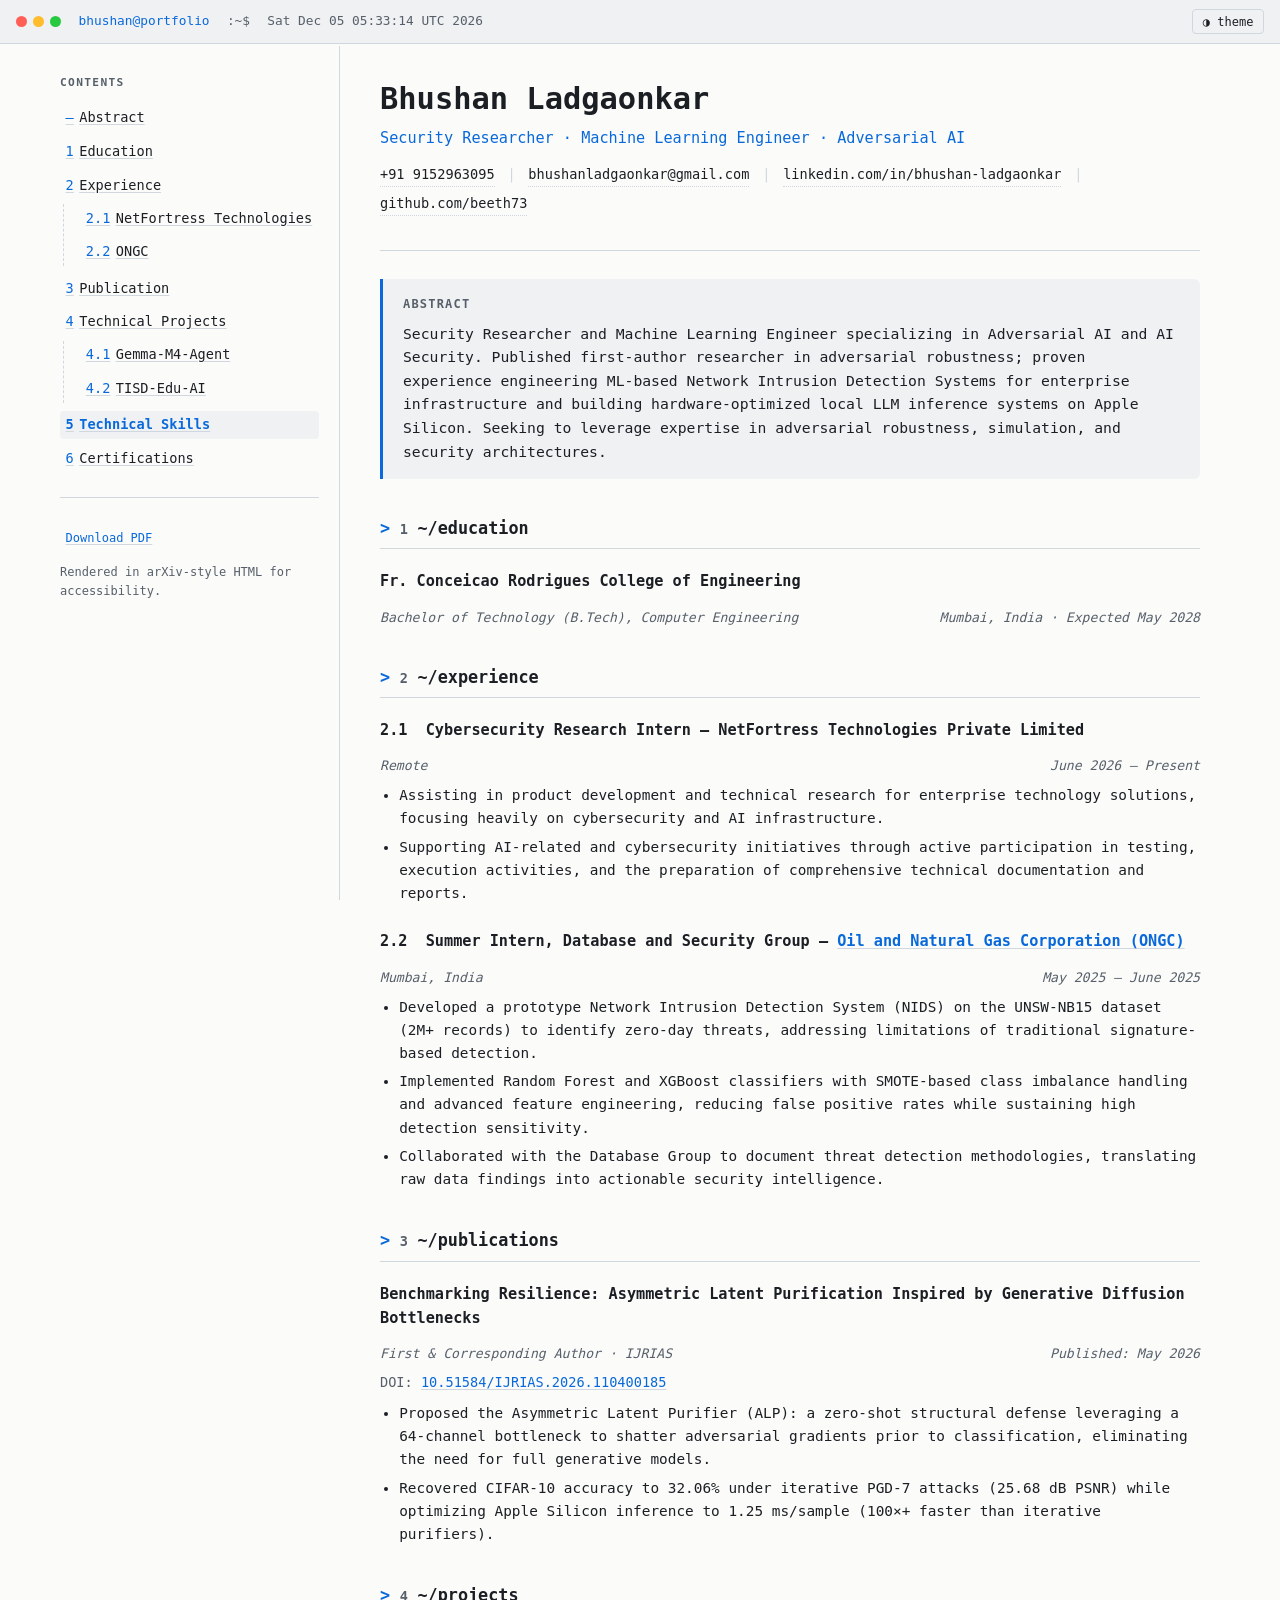
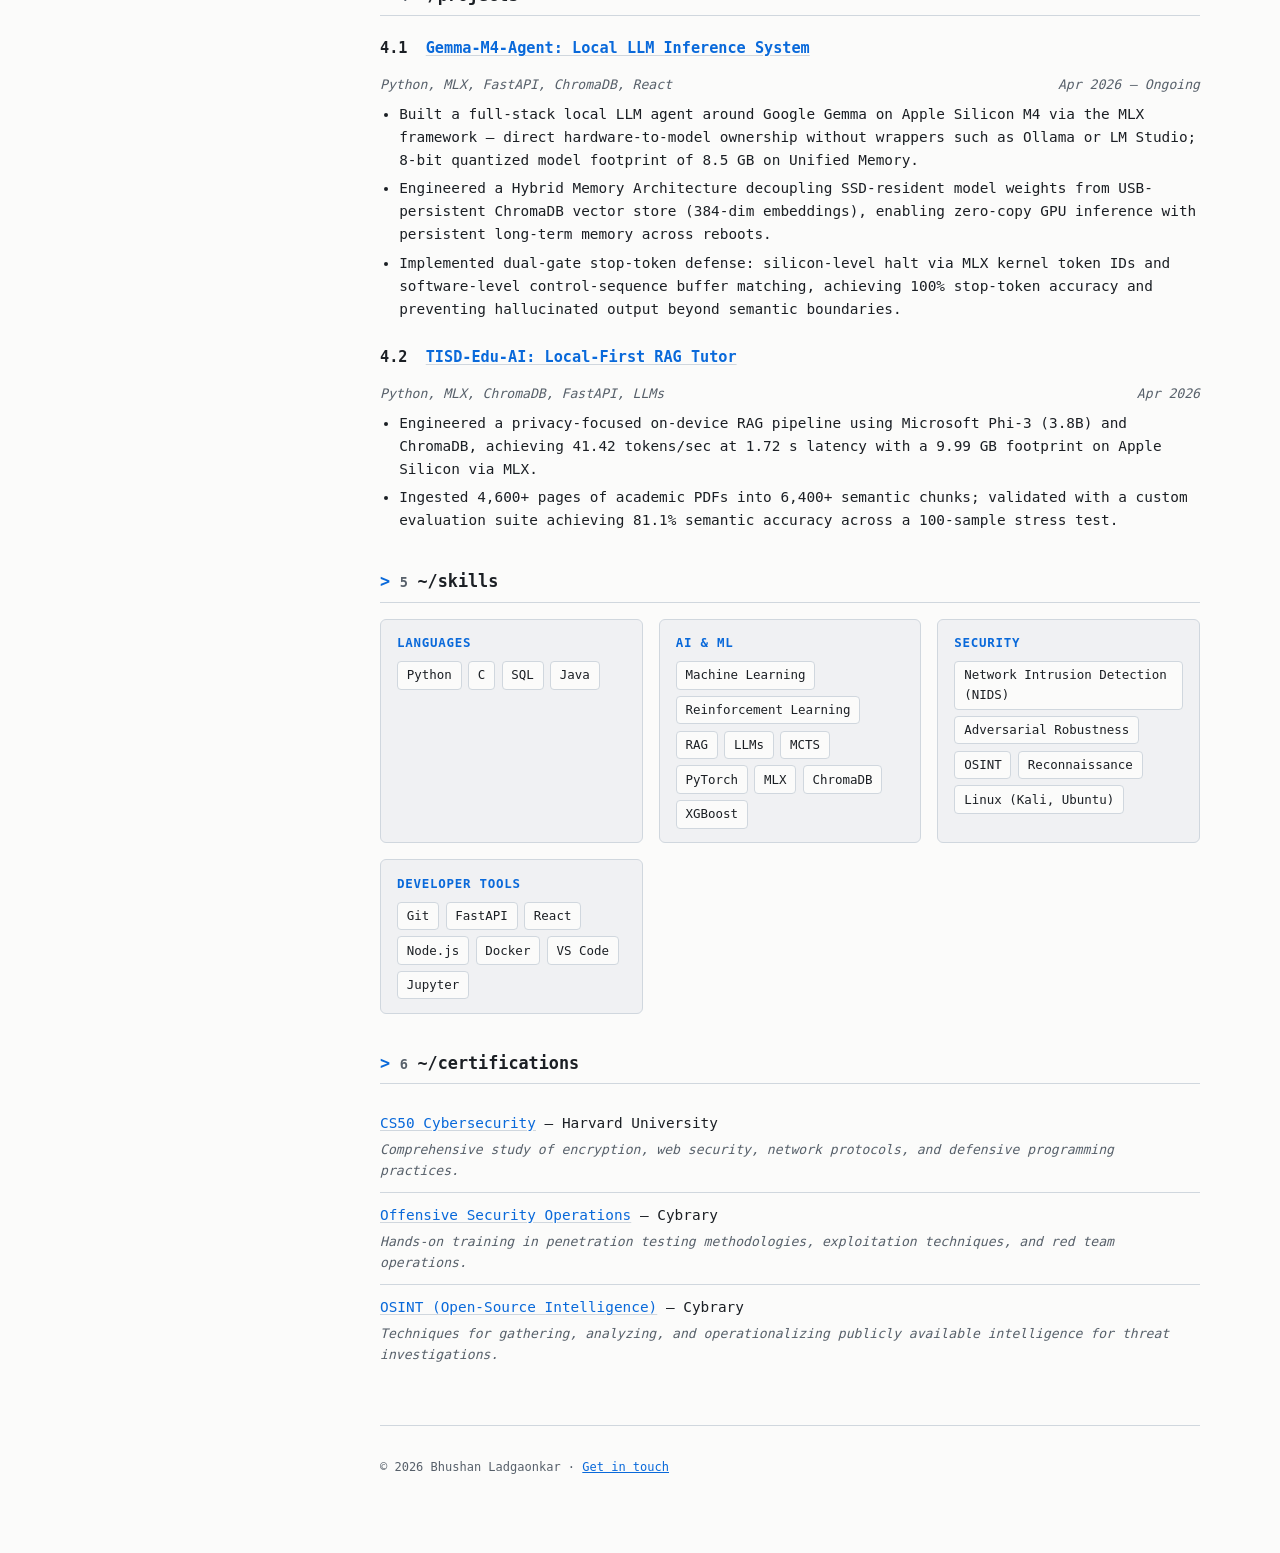
<file: resume.html>
<!DOCTYPE html>
<html lang="en">
<head>
<meta charset="UTF-8">
<meta name="viewport" content="width=device-width, initial-scale=1.0">
<title>Bhushan Ladgaonkar — Resume</title>
<meta name="description" content="Resume of Bhushan Ladgaonkar, Security Researcher and ML Engineer specializing in Adversarial AI.">

<style>
  /*
    Fully self-contained stylesheet — no external stylesheets, fonts,
    or scripts. All tokens are defined here. A [data-theme] attribute
    on <html> (set by the inline script below) switches the palette;
    prefers-color-scheme is used as the first-visit default.
  */
  :root{
    --resume-mono: ui-monospace, 'SF Mono', 'Cascadia Code', 'Consolas', 'DejaVu Sans Mono', Menlo, Monaco, monospace;
    --sidebar-w: 300px;
  }

  /* Dark palette (default) */
  html, html[data-theme="dark"]{
    --resume-bg:      #0d1117;
    --resume-surface: #161b22;
    --resume-text:    #c9d1d9;
    --resume-muted:   #8b949e;
    --resume-accent:  #58a6ff;
    --resume-border:  #30363d;
    color-scheme: dark;
  }

  /* Light palette */
  html[data-theme="light"]{
    --resume-bg:      #fbfbfa;
    --resume-surface: #f0f1f3;
    --resume-text:    #1b1f24;
    --resume-muted:   #57606a;
    --resume-accent:  #0969da;
    --resume-border:  #d0d7de;
    color-scheme: light;
  }

  *{ box-sizing: border-box; }

  html{ scroll-behavior: smooth; }

  body{
    margin: 0;
    font-family: var(--resume-mono);
    background: var(--resume-bg);
    color: var(--resume-text);
    line-height: 1.6;
  }

  /* ---------- Skip link (a11y) ---------- */
  .skip-link{
    position: absolute;
    left: -9999px;
    top: 0;
    z-index: 1000;
    background: var(--resume-accent);
    color: #04121f;
    padding: 0.75rem 1.25rem;
    font-weight: 700;
    text-decoration: none;
    border-radius: 0 0 6px 0;
  }
  .skip-link:focus{
    left: 0;
  }

  /* ---------- Top terminal bar ---------- */
  .term-titlebar{
    position: sticky;
    top: 0;
    z-index: 50;
    display: flex;
    align-items: center;
    gap: 0.6rem;
    padding: 0.55rem 1rem;
    background: var(--resume-surface);
    border-bottom: 1px solid var(--resume-border);
    font-size: 0.8rem;
    color: var(--resume-muted);
  }
  .term-dots{ display:flex; gap:6px; margin-right: 0.5rem; }
  .term-dots span{
    width: 11px; height: 11px; border-radius: 50%;
    display:inline-block;
  }
  .term-dots span:nth-child(1){ background:#ff5f56; }
  .term-dots span:nth-child(2){ background:#ffbd2e; }
  .term-dots span:nth-child(3){ background:#27c93f; }
  .term-path{ color: var(--resume-accent); }

  #theme-toggle{
    margin-left: auto;
    background: transparent;
    border: 1px solid var(--resume-border);
    color: var(--resume-text);
    font-family: inherit;
    font-size: 0.75rem;
    padding: 0.3rem 0.6rem;
    border-radius: 4px;
    cursor: pointer;
  }
  #theme-toggle:hover{ border-color: var(--resume-accent); color: var(--resume-accent); }

  /* ---------- arXiv-style layout ---------- */
  .layout{
    display: grid;
    grid-template-columns: var(--sidebar-w) minmax(0, 1fr);
    max-width: 1200px;
    margin: 0 auto;
    align-items: start;
  }

  /* ----- Sidebar / TOC ----- */
  .toc-sidebar{
    position: sticky;
    top: 46px; /* below titlebar */
    align-self: start;
    height: calc(100vh - 46px);
    overflow-y: auto;
    padding: 1.75rem 1.25rem 2rem;
    border-right: 1px solid var(--resume-border);
    font-size: 0.85rem;
  }
  .toc-sidebar h2{
    font-size: 0.7rem;
    text-transform: uppercase;
    letter-spacing: 0.12em;
    color: var(--resume-muted);
    margin: 0 0 0.75rem;
  }
  .toc-sidebar nav ol{
    list-style: none;
    margin: 0;
    padding: 0;
  }
  .toc-sidebar nav ol li{ margin-bottom: 0.35rem; }
  .toc-sidebar nav ol ol{
    margin: 0.3rem 0 0.5rem 0.2rem;
    padding-left: 1rem;
    border-left: 1px dashed var(--resume-border);
  }
  .toc-sidebar a{
    display: block;
    color: var(--resume-text);
    text-decoration: underline;
    text-decoration-color: var(--resume-border);
    text-underline-offset: 2px;
    padding: 0.2rem 0.35rem;
    border-radius: 4px;
  }
  .toc-sidebar a .num{
    color: var(--resume-accent);
    margin-right: 0.4em;
    font-variant-numeric: tabular-nums;
  }
  .toc-sidebar a:hover,
  .toc-sidebar a:focus-visible{
    background: var(--resume-surface);
    color: var(--resume-accent);
    text-decoration-color: currentColor;
    outline: 2px solid var(--resume-accent);
    outline-offset: 1px;
  }
  .toc-sidebar a[aria-current="location"]{
    background: var(--resume-surface);
    color: var(--resume-accent);
    font-weight: 600;
  }

  .toc-footer{
    margin-top: 1.5rem;
    padding-top: 1rem;
    border-top: 1px solid var(--resume-border);
    font-size: 0.75rem;
    color: var(--resume-muted);
  }
  .toc-footer a{ color: var(--resume-accent); }

  /* ----- Main column ----- */
  main{
    padding: 2.25rem 2.5rem 4rem;
    min-width: 0;
  }

  /* Paper header, arXiv style */
  .paper-header{
    border-bottom: 1px solid var(--resume-border);
    padding-bottom: 1.25rem;
    margin-bottom: 1.5rem;
  }
  .paper-id{
    font-size: 0.75rem;
    color: var(--resume-muted);
    margin-bottom: 0.6rem;
  }
  .paper-title{
    font-size: 1.9rem;
    line-height: 1.25;
    margin: 0 0 0.5rem;
    color: var(--resume-text);
  }
  .paper-authors{
    font-size: 0.95rem;
    color: var(--resume-accent);
    margin: 0 0 0.6rem;
  }
  .contact-line{
    font-size: 0.85rem;
    color: var(--resume-muted);
    display: flex;
    flex-wrap: wrap;
    gap: 0.4rem 0.8rem;
  }
  .contact-line a{ color: var(--resume-text); text-decoration: none; border-bottom: 1px dotted var(--resume-border); }
  .contact-line a:hover, .contact-line a:focus-visible{ color: var(--resume-accent); border-color: var(--resume-accent); }
  .contact-line .sep{ color: var(--resume-border); }

  /* Paper meta box */
  .paper-meta{
    margin-top: 1rem;
    background: var(--resume-surface);
    border: 1px solid var(--resume-border);
    border-radius: 6px;
    padding: 0.9rem 1.1rem;
    font-size: 0.8rem;
    display: grid;
    grid-template-columns: repeat(auto-fit, minmax(180px, 1fr));
    gap: 0.6rem 1.5rem;
  }
  .paper-meta dt{
    color: var(--resume-muted);
    font-size: 0.7rem;
    text-transform: uppercase;
    letter-spacing: 0.08em;
    margin-bottom: 0.15rem;
  }
  .paper-meta dd{ margin: 0; color: var(--resume-text); }
  .paper-meta a{
    color: var(--resume-accent);
    text-decoration: underline;
    text-decoration-color: var(--resume-border);
    text-underline-offset: 2px;
  }
  .paper-meta a:hover, .paper-meta a:focus-visible{ text-decoration-color: currentColor; }

  /* Abstract */
  .abstract{
    margin: 1.75rem 0 2rem;
    padding: 1rem 1.25rem;
    border-left: 3px solid var(--resume-accent);
    background: var(--resume-surface);
    border-radius: 0 6px 6px 0;
  }
  .abstract h2{
    margin: 0 0 0.5rem;
    font-size: 0.75rem;
    text-transform: uppercase;
    letter-spacing: 0.1em;
    color: var(--resume-muted);
  }
  .abstract p{ margin: 0; font-size: 0.92rem; }

  /* zsh-style section headers */
  .section{
    margin: 2.25rem 0;
    scroll-margin-top: 60px;
  }
  .zsh-header{
    display: flex;
    align-items: baseline;
    gap: 0.6rem;
    font-size: 1.05rem;
    margin: 0 0 1rem;
    padding-bottom: 0.4rem;
    border-bottom: 1px solid var(--resume-border);
  }
  .zsh-header .prompt{ color: var(--resume-accent); font-weight: 700; }
  .zsh-header .sec-num{ color: var(--resume-muted); font-size: 0.85rem; }
  .zsh-header .path{ color: var(--resume-text); font-weight: 600; }

  .subsection{ margin: 1.25rem 0 1.5rem; }
  .subsection h3{
    font-size: 0.95rem;
    margin: 0 0 0.15rem;
    color: var(--resume-text);
  }
  .subsection .role-meta{
    display:flex;
    justify-content: space-between;
    flex-wrap: wrap;
    gap: 0.3rem 1rem;
    font-size: 0.82rem;
    color: var(--resume-muted);
    margin-bottom: 0.5rem;
    font-style: italic;
  }
  .subsection ul{
    margin: 0.4rem 0 0;
    padding-left: 1.2rem;
  }
  .subsection li{
    margin-bottom: 0.35rem;
    font-size: 0.9rem;
  }
  .subsection a{
    color: var(--resume-accent);
    text-decoration: underline;
    text-decoration-color: var(--resume-border);
    text-underline-offset: 2px;
  }
  .subsection a:hover, .subsection a:focus-visible{ text-decoration-color: currentColor; }

  /* skills grid */
  .skills-grid{
    display: grid;
    grid-template-columns: repeat(auto-fit, minmax(220px, 1fr));
    gap: 1rem;
  }
  .skills-grid .skill-group{
    background: var(--resume-surface);
    border: 1px solid var(--resume-border);
    border-radius: 6px;
    padding: 0.85rem 1rem;
  }
  .skills-grid h3{
    margin: 0 0 0.5rem;
    font-size: 0.78rem;
    text-transform: uppercase;
    letter-spacing: 0.06em;
    color: var(--resume-accent);
  }
  .skills-grid ul{
    list-style: none;
    margin: 0; padding: 0;
    display: flex; flex-wrap: wrap; gap: 0.4rem;
  }
  .skills-grid li{
    font-size: 0.78rem;
    background: var(--resume-bg);
    border: 1px solid var(--resume-border);
    padding: 0.2rem 0.55rem;
    border-radius: 4px;
  }

  /* certifications */
  .cert-list{ list-style:none; margin:0; padding:0; }
  .cert-list li{
    padding: 0.7rem 0;
    border-bottom: 1px solid var(--resume-border);
    font-size: 0.9rem;
  }
  .cert-list li:last-child{ border-bottom:none; }
  .cert-list a{
    color: var(--resume-accent);
    text-decoration: underline;
    text-decoration-color: var(--resume-border);
    text-underline-offset: 2px;
  }
  .cert-list a:hover, .cert-list a:focus-visible{ text-decoration-color: currentColor; }
  .cert-list p{ margin: 0.25rem 0 0; font-size: 0.82rem; color: var(--resume-muted); font-style: italic; }

  footer.page-footer{
    margin-top: 3rem;
    padding-top: 1.25rem;
    border-top: 1px solid var(--resume-border);
    font-size: 0.75rem;
    color: var(--resume-muted);
  }

  /* Visible focus ring everywhere (a11y) */
  a:focus-visible, button:focus-visible{
    outline: 2px solid var(--resume-accent);
    outline-offset: 2px;
  }

  /* Reduced motion */
  @media (prefers-reduced-motion: reduce){
    html{ scroll-behavior: auto; }
  }

  /* Mobile: collapse sidebar above content */
  @media (max-width: 860px){
    .layout{ grid-template-columns: 1fr; }
    .toc-sidebar{
      position: static;
      height: auto;
      border-right: none;
      border-bottom: 1px solid var(--resume-border);
    }
    main{ padding: 1.5rem 1.25rem 3rem; }
    .paper-title{ font-size: 1.5rem; }
  }
</style>
</head>
<body>

<a class="skip-link" href="#main-content">Skip to content</a>

<!-- Terminal-style titlebar, matches site-wide terminal window chrome -->
<header class="term-titlebar">
  <span class="term-dots" aria-hidden="true"><span></span><span></span><span></span></span>
  <span class="term-path" aria-hidden="true">bhushan@portfolio</span><span aria-hidden="true">&nbsp;:~$&nbsp;</span><span id="term-clock" aria-hidden="true"></span>
  <button id="theme-toggle" type="button" aria-pressed="false" aria-label="Switch to light theme">
    <span id="theme-toggle-icon" aria-hidden="true">◐</span> theme
  </button>
</header>

<div class="layout">

  <!-- ============ SIDEBAR / TABLE OF CONTENTS ============ -->
  <aside class="toc-sidebar" aria-label="Table of contents">
    <h2 id="toc-heading">Contents</h2>
    <nav aria-labelledby="toc-heading">
      <ol>
        <li><a href="#abstract"><span class="num">–</span>Abstract</a></li>
        <li>
          <a href="#section1"><span class="num">1</span>Education</a>
        </li>
        <li>
          <a href="#section2"><span class="num">2</span>Experience</a>
          <ol>
            <li><a href="#section2-1"><span class="num">2.1</span>NetFortress Technologies</a></li>
            <li><a href="#section2-2"><span class="num">2.2</span>ONGC</a></li>
          </ol>
        </li>
        <li><a href="#section3"><span class="num">3</span>Publication</a></li>
        <li>
          <a href="#section4"><span class="num">4</span>Technical Projects</a>
          <ol>
            <li><a href="#section4-1"><span class="num">4.1</span>Gemma-M4-Agent</a></li>
            <li><a href="#section4-2"><span class="num">4.2</span>TISD-Edu-AI</a></li>
          </ol>
        </li>
        <li><a href="#section5"><span class="num">5</span>Technical Skills</a></li>
        <li><a href="#section6"><span class="num">6</span>Certifications</a></li>
      </ol>
    </nav>
    <div class="toc-footer">
      <p><a href="resume.pdf">Download PDF</a></p>
      <p>Rendered in arXiv-style HTML for accessibility.</p>
    </div>
  </aside>

  <!-- ============ MAIN CONTENT ============ -->
  <main id="main-content" tabindex="-1">

    <header class="paper-header">
      <!--
        <p class="paper-id">arXiv-style CV &middot; cs.CR &middot; last revised July 2026</p> 
        -->
      <h1 class="paper-title">Bhushan Ladgaonkar</h1>
      <p class="paper-authors">Security Researcher &middot; Machine Learning Engineer &middot; Adversarial AI</p>
      <p class="contact-line">
        <a href="tel:+919152963095">+91 9152963095</a>
        <span class="sep">|</span>
        <a href="mailto:bhushanladgaonkar@gmail.com">bhushanladgaonkar@gmail.com</a>
        <span class="sep">|</span>
        <a href="https://linkedin.com/in/bhushan-ladgaonkar">linkedin.com/in/bhushan-ladgaonkar</a>
        <span class="sep">|</span>
        <a href="https://github.com/beeth73">github.com/beeth73</a>
      </p>
      <!--
      <dl class="paper-meta">
        <div>
          <dt>License</dt>
          <dd>Available for review &mdash; all rights reserved</dd>
        </div>
        <div>
          <dt>Primary DOI</dt>
          <dd><a href="https://doi.org/10.51584/IJRIAS.2026.110400185">10.51584/IJRIAS.2026.110400185</a></dd>
        </div>
        <div>
          <dt>Version</dt>
          <dd>v3 (July 2026)</dd>
        </div>
        <div>
          <dt>Subjects</dt>
          <dd>Adversarial Robustness; Network Security; Local LLM Systems</dd>
        </div>
      </dl>
      -->
    </header>

    <section class="abstract" id="abstract" aria-labelledby="abstract-heading">
      <h2 id="abstract-heading">Abstract</h2>
      <p>
        Security Researcher and Machine Learning Engineer specializing in Adversarial AI and AI Security. Published first-author
        researcher in adversarial robustness; proven experience engineering ML-based Network Intrusion Detection Systems for enterprise
        infrastructure and building hardware-optimized local LLM inference systems on Apple Silicon. Seeking to leverage expertise in
        adversarial robustness, simulation, and security architectures.
      </p>
    </section>

    <!-- ================= SECTION 1: EDUCATION ================= -->
    <section class="section" id="section1" aria-labelledby="section1-heading">
      <h2 class="zsh-header" id="section1-heading">
        <span class="prompt">&gt;</span><span class="sec-num">1</span><span class="path">~/education</span>
      </h2>
      <div class="subsection">
        <h3>Fr. Conceicao Rodrigues College of Engineering</h3>
        <p class="role-meta">
          <span>Bachelor of Technology (B.Tech), Computer Engineering</span>
          <span>Mumbai, India &middot; Expected May 2028</span>
        </p>
      </div>
    </section>

    <!-- ================= SECTION 2: EXPERIENCE ================= -->
    <section class="section" id="section2" aria-labelledby="section2-heading">
      <h2 class="zsh-header" id="section2-heading">
        <span class="prompt">&gt;</span><span class="sec-num">2</span><span class="path">~/experience</span>
      </h2>

      <div class="subsection" id="section2-1">
        <h3>2.1&nbsp; Cybersecurity Research Intern &mdash; NetFortress Technologies Private Limited</h3>
        <p class="role-meta">
          <span>Remote</span>
          <span>June 2026 &ndash; Present</span>
        </p>
        <ul>
          <li>Assisting in product development and technical research for enterprise technology solutions, focusing heavily on cybersecurity and AI infrastructure.</li>
          <li>Supporting AI-related and cybersecurity initiatives through active participation in testing, execution activities, and the preparation of comprehensive technical documentation and reports.</li>
        </ul>
      </div>

      <div class="subsection" id="section2-2">
        <h3>2.2&nbsp; Summer Intern, Database and Security Group &mdash; <a href="https://github.com/beeth73/Summer_Internship_NIDS">Oil and Natural Gas Corporation (ONGC)</a></h3>
        <p class="role-meta">
          <span>Mumbai, India</span>
          <span>May 2025 &ndash; June 2025</span>
        </p>
        <ul>
          <li>Developed a prototype Network Intrusion Detection System (NIDS) on the UNSW-NB15 dataset (2M+ records) to identify zero-day threats, addressing limitations of traditional signature-based detection.</li>
          <li>Implemented Random Forest and XGBoost classifiers with SMOTE-based class imbalance handling and advanced feature engineering, reducing false positive rates while sustaining high detection sensitivity.</li>
          <li>Collaborated with the Database Group to document threat detection methodologies, translating raw data findings into actionable security intelligence.</li>
        </ul>
      </div>
    </section>

    <!-- ================= SECTION 3: PUBLICATION ================= -->
    <section class="section" id="section3" aria-labelledby="section3-heading">
      <h2 class="zsh-header" id="section3-heading">
        <span class="prompt">&gt;</span><span class="sec-num">3</span><span class="path">~/publications</span>
      </h2>
      <div class="subsection">
        <h3>Benchmarking Resilience: Asymmetric Latent Purification Inspired by Generative Diffusion Bottlenecks</h3>
        <p class="role-meta">
          <span>First &amp; Corresponding Author &middot; IJRIAS</span>
          <span>Published: May 2026</span>
        </p>
        <p style="font-size:0.85rem; color:var(--resume-muted); margin:0 0 0.5rem;">
          DOI: <a href="https://doi.org/10.51584/IJRIAS.2026.110400185">10.51584/IJRIAS.2026.110400185</a>
        </p>
        <ul>
          <li>Proposed the Asymmetric Latent Purifier (ALP): a zero-shot structural defense leveraging a 64-channel bottleneck to shatter adversarial gradients prior to classification, eliminating the need for full generative models.</li>
          <li>Recovered CIFAR-10 accuracy to 32.06% under iterative PGD-7 attacks (25.68 dB PSNR) while optimizing Apple Silicon inference to 1.25 ms/sample (100&times;+ faster than iterative purifiers).</li>
        </ul>
      </div>
    </section>

    <!-- ================= SECTION 4: TECHNICAL PROJECTS ================= -->
    <section class="section" id="section4" aria-labelledby="section4-heading">
      <h2 class="zsh-header" id="section4-heading">
        <span class="prompt">&gt;</span><span class="sec-num">4</span><span class="path">~/projects</span>
      </h2>

      <div class="subsection" id="section4-1">
        <h3>4.1&nbsp; <a href="https://github.com/beeth73/gemma-m4-agent">Gemma-M4-Agent: Local LLM Inference System</a></h3>
        <p class="role-meta">
          <span>Python, MLX, FastAPI, ChromaDB, React</span>
          <span>Apr 2026 &ndash; Ongoing</span>
        </p>
        <ul>
          <li>Built a full-stack local LLM agent around Google Gemma on Apple Silicon M4 via the MLX framework &mdash; direct hardware-to-model ownership without wrappers such as Ollama or LM Studio; 8-bit quantized model footprint of 8.5 GB on Unified Memory.</li>
          <li>Engineered a Hybrid Memory Architecture decoupling SSD-resident model weights from USB-persistent ChromaDB vector store (384-dim embeddings), enabling zero-copy GPU inference with persistent long-term memory across reboots.</li>
          <li>Implemented dual-gate stop-token defense: silicon-level halt via MLX kernel token IDs and software-level control-sequence buffer matching, achieving 100% stop-token accuracy and preventing hallucinated output beyond semantic boundaries.</li>
        </ul>
      </div>

      <div class="subsection" id="section4-2">
        <h3>4.2&nbsp; <a href="https://github.com/beeth73/TISD-Edu-AI">TISD-Edu-AI: Local-First RAG Tutor</a></h3>
        <p class="role-meta">
          <span>Python, MLX, ChromaDB, FastAPI, LLMs</span>
          <span>Apr 2026</span>
        </p>
        <ul>
          <li>Engineered a privacy-focused on-device RAG pipeline using Microsoft Phi-3 (3.8B) and ChromaDB, achieving 41.42 tokens/sec at 1.72 s latency with a 9.99 GB footprint on Apple Silicon via MLX.</li>
          <li>Ingested 4,600+ pages of academic PDFs into 6,400+ semantic chunks; validated with a custom evaluation suite achieving 81.1% semantic accuracy across a 100-sample stress test.</li>
        </ul>
      </div>
    </section>

    <!-- ================= SECTION 5: TECHNICAL SKILLS ================= -->
    <section class="section" id="section5" aria-labelledby="section5-heading">
      <h2 class="zsh-header" id="section5-heading">
        <span class="prompt">&gt;</span><span class="sec-num">5</span><span class="path">~/skills</span>
      </h2>
      <div class="skills-grid">
        <div class="skill-group">
          <h3>Languages</h3>
          <ul>
            <li>Python</li><li>C</li><li>SQL</li><li>Java</li>
          </ul>
        </div>
        <div class="skill-group">
          <h3>AI &amp; ML</h3>
          <ul>
            <li>Machine Learning</li><li>Reinforcement Learning</li><li>RAG</li>
            <li>LLMs</li><li>MCTS</li><li>PyTorch</li><li>MLX</li>
            <li>ChromaDB</li><li>XGBoost</li>
          </ul>
        </div>
        <div class="skill-group">
          <h3>Security</h3>
          <ul>
            <li>Network Intrusion Detection (NIDS)</li>
            <li>Adversarial Robustness</li>
            <li>OSINT</li><li>Reconnaissance</li>
            <li>Linux (Kali, Ubuntu)</li>
          </ul>
        </div>
        <div class="skill-group">
          <h3>Developer Tools</h3>
          <ul>
            <li>Git</li><li>FastAPI</li><li>React</li>
            <li>Node.js</li><li>Docker</li><li>VS Code</li><li>Jupyter</li>
          </ul>
        </div>
      </div>
    </section>

    <!-- ================= SECTION 6: CERTIFICATIONS ================= -->
    <section class="section" id="section6" aria-labelledby="section6-heading">
      <h2 class="zsh-header" id="section6-heading">
        <span class="prompt">&gt;</span><span class="sec-num">6</span><span class="path">~/certifications</span>
      </h2>
      <ul class="cert-list">
        <li>
          <a href="https://beeth73.github.io/10611/images/CS50_Cybersecurity.webp" aria-label="CS50 Cybersecurity certificate, opens an image">CS50 Cybersecurity</a> &mdash; Harvard University
          <p>Comprehensive study of encryption, web security, network protocols, and defensive programming practices.</p>
        </li>
        <li>
          <a href="https://beeth73.github.io/10611/images/Offensive_Security_Operations.webp" aria-label="Offensive Security Operations certificate, opens an image">Offensive Security Operations</a> &mdash; Cybrary
          <p>Hands-on training in penetration testing methodologies, exploitation techniques, and red team operations.</p>
        </li>
        <li>
          <a href="https://beeth73.github.io/10611/images/OSINT.jpeg" aria-label="OSINT (Open-Source Intelligence) certificate, opens an image">OSINT (Open-Source Intelligence)</a> &mdash; Cybrary
          <p>Techniques for gathering, analyzing, and operationalizing publicly available intelligence for threat investigations.</p>
        </li>
      </ul>
    </section>

    <footer class="page-footer">
      <p>© 2026 Bhushan Ladgaonkar &middot; <a href="mailto:bhushanladgaonkar@gmail.com" style="color:var(--resume-accent);">Get in touch</a></p>
    </footer>

  </main>
</div>

<!-- Fully self-contained script — no external files required -->
<script>
  (function () {
    'use strict';

    /* ---------- Theme toggle (dark/light), persisted, a11y-labelled ---------- */
    var root = document.documentElement;
    var toggleBtn = document.getElementById('theme-toggle');
    var toggleIcon = document.getElementById('theme-toggle-icon');
    var STORAGE_KEY = 'resume-theme';

    function getPreferredTheme() {
      try {
        var stored = window.localStorage.getItem(STORAGE_KEY);
        if (stored === 'light' || stored === 'dark') return stored;
      } catch (e) { /* localStorage unavailable (e.g. private mode) — ignore */ }
      return window.matchMedia && window.matchMedia('(prefers-color-scheme: light)').matches
        ? 'light'
        : 'dark';
    }

    function applyTheme(theme) {
      root.setAttribute('data-theme', theme);
      if (toggleBtn) {
        var isLight = theme === 'light';
        toggleBtn.setAttribute('aria-pressed', String(isLight));
        toggleBtn.setAttribute('aria-label', 'Switch to ' + (isLight ? 'dark' : 'light') + ' theme');
      }
      if (toggleIcon) {
        toggleIcon.textContent = theme === 'light' ? '◑' : '◐';
      }
    }

    applyTheme(getPreferredTheme());

    if (toggleBtn) {
      toggleBtn.addEventListener('click', function () {
        var next = root.getAttribute('data-theme') === 'light' ? 'dark' : 'light';
        applyTheme(next);
        try { window.localStorage.setItem(STORAGE_KEY, next); } catch (e) { /* ignore */ }
      });
    }

    /* ---------- Live terminal clock: "Wed Jul 15 00:13:18 IST 2026" ---------- */
    var clockEl = document.getElementById('term-clock');
    if (clockEl) {
      var DAY_NAMES = ['Sun', 'Mon', 'Tue', 'Wed', 'Thu', 'Fri', 'Sat'];
      var MONTH_NAMES = ['Jan', 'Feb', 'Mar', 'Apr', 'May', 'Jun', 'Jul', 'Aug', 'Sep', 'Oct', 'Nov', 'Dec'];

      var pad2 = function (n) { return n < 10 ? '0' + n : String(n); };

      // Best-effort timezone abbreviation (e.g. "IST", "GMT", "PST").
      // Falls back to the UTC offset if the browser can't produce a short name.
      var getTzAbbr = function (date) {
        try {
          var parts = new Intl.DateTimeFormat('en-US', { timeZoneName: 'short' }).formatToParts(date);
          var tz = parts.find(function (p) { return p.type === 'timeZoneName'; });
          if (tz && tz.value) return tz.value;
        } catch (e) { /* Intl unsupported — fall through */ }
        var offsetMin = -date.getTimezoneOffset();
        var sign = offsetMin >= 0 ? '+' : '-';
        var abs = Math.abs(offsetMin);
        return 'UTC' + sign + pad2(Math.floor(abs / 60)) + ':' + pad2(abs % 60);
      };

      var tick = function () {
        var now = new Date();
        var formatted =
          DAY_NAMES[now.getDay()] + ' ' +
          MONTH_NAMES[now.getMonth()] + ' ' +
          pad2(now.getDate()) + ' ' +
          pad2(now.getHours()) + ':' + pad2(now.getMinutes()) + ':' + pad2(now.getSeconds()) + ' ' +
          getTzAbbr(now) + ' ' +
          now.getFullYear();
        clockEl.textContent = formatted;
      };
      tick();
      setInterval(tick, 1000);
    }

    /* ---------- Active TOC highlighting on scroll ---------- */
    if ('IntersectionObserver' in window) {
      var sections = document.querySelectorAll('main section[id]');
      var links = document.querySelectorAll('.toc-sidebar a');

      var setActive = function (id) {
        links.forEach(function (link) {
          if (link.getAttribute('href') === '#' + id) {
            link.setAttribute('aria-current', 'location');
          } else {
            link.removeAttribute('aria-current');
          }
        });
      };

      var observer = new IntersectionObserver(
        function (entries) {
          entries.forEach(function (entry) {
            if (entry.isIntersecting) setActive(entry.target.id);
          });
        },
        { rootMargin: '-20% 0px -70% 0px', threshold: 0 }
      );

      sections.forEach(function (section) { observer.observe(section); });
    }
  })();
</script>

</body>
</html>
</file>
